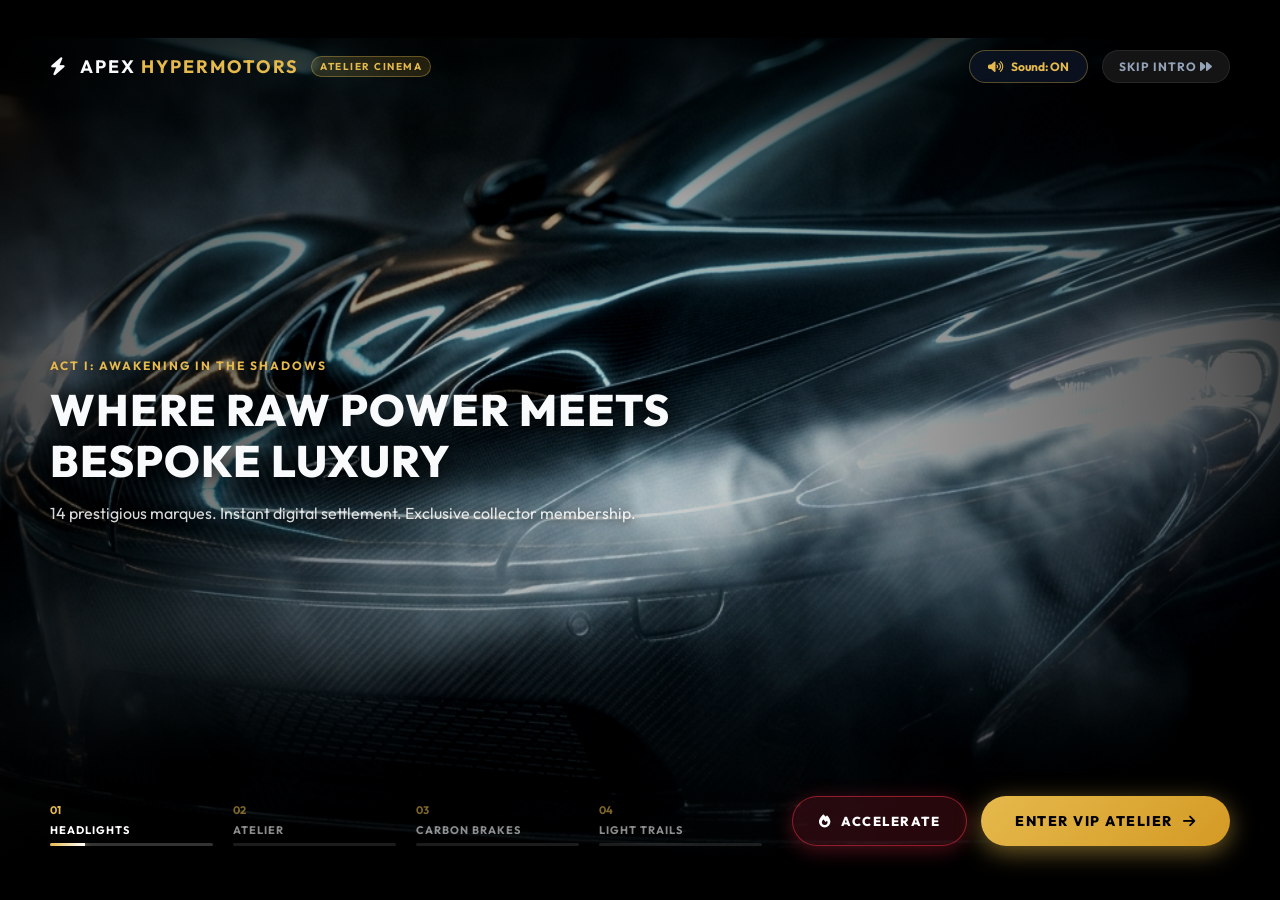
<file: index.html>
<!DOCTYPE html>
<html lang="en">
<head>
    <meta charset="UTF-8">
    <meta name="viewport" content="width=device-width, initial-scale=1.0">
    <title>Apex Hypermotors | VIP Member Portal</title>
    <meta name="description" content="Exclusive VIP member portal for Apex Hypermotors luxury supercar collection.">
    <link rel="preconnect" href="https://fonts.googleapis.com">
    <link rel="preconnect" href="https://fonts.gstatic.com" crossorigin>
    <link href="https://fonts.googleapis.com/css2?family=Outfit:wght@300;400;500;600;700&display=swap" rel="stylesheet">
    <!-- Font Awesome Icons -->
    <link rel="stylesheet" href="https://cdnjs.cloudflare.com/ajax/libs/font-awesome/6.4.2/css/all.min.css">
    <link rel="stylesheet" href="style.css">
</head>
<body class="login-body">
    <!-- CINEMATIC INTRO SCREEN (4 Shots) -->
    <div id="intro-screen" class="intro-screen">
        <!-- 4 Cinematic Shots with smooth Ken-Burns camera movement -->
        <div class="intro-slide-container">
            <div class="intro-slide active" id="intro-slide-0" data-caption="ACT I: AWAKENING IN THE SHADOWS" data-title="WHERE RAW POWER MEETS BESPOKE LUXURY">
                <video autoplay muted loop playsinline class="intro-slide-video" id="intro-video-0">
                    <source src="assets/kling_intro.mp4" type="video/mp4">
                </video>
                <img src="assets/shot1_headlights.jpg" alt="Headlights piercing smoke" class="intro-slide-fallback">
                <div class="shot-vignette"></div>
            </div>
            <div class="intro-slide" id="intro-slide-1" data-caption="ACT II: THE ATELIER MASTERPIECE" data-title="ENGINEERED BEYOND HUMAN LIMITS">
                <img src="assets/shot2_main.jpg" alt="Hypercar in underground garage">
                <div class="shot-vignette"></div>
            </div>
            <div class="intro-slide" id="intro-slide-2" data-caption="ACT III: BESPOKE CARBON ARCHITECTURE" data-title="PRECISION IN EVERY MILLIMETER">
                <div class="wheel-spin-wrapper">
                    <img src="assets/shot3_wheel.jpg" alt="Forged wheel and blue carbon caliper" class="wheel-img">
                    <div class="rotor-glow-ring"></div>
                </div>
                <div class="shot-vignette"></div>
            </div>
            <div class="intro-slide" id="intro-slide-3" data-caption="ACT IV: BEYOND THE HORIZON" data-title="PURE ADRENALINE UNLEASHED">
                <div class="driving-car-wrapper" id="driving-car-wrapper">
                    <img src="assets/shot4_taillights.jpg" alt="LED taillights accelerating in tunnel" class="driving-car-img" id="driving-car-img">
                    
                    <!-- Dynamic Speed Canvas (Light trails & tunnel motion) -->
                    <canvas id="driving-speed-canvas" class="driving-speed-canvas"></canvas>

                    <!-- Twin Exhaust Flames -->
                    <div class="exhaust-flame-system">
                        <div class="flame-plume flame-center"></div>
                    </div>

                    <!-- Digital Telemetry HUD -->
                    <div class="driving-telemetry-hud">
                        <div class="hud-top">
                            <span class="hud-tag"><i class="fas fa-gauge-simple-high text-gold me-1"></i> LAUNCH TELEMETRY</span>
                            <span class="hud-mode text-cyan">TRACK MODE • V10 HYBRID</span>
                        </div>
                        <div class="hud-speed-display">
                            <span class="hud-speed-val" id="hud-live-speed">324</span>
                            <span class="hud-speed-unit">KM/H</span>
                        </div>
                        <div class="hud-rpm-bar">
                            <div class="hud-rpm-fill" id="hud-rpm-fill"></div>
                        </div>
                        <div class="hud-gear">GEAR <span class="gold-text">7</span> • 8,950 RPM</div>
                    </div>
                </div>
                <div class="shot-vignette"></div>
            </div>
        </div>

        <!-- Cinema Letterbox Bars -->
        <div class="cinema-letterbox letterbox-top"></div>
        <div class="cinema-letterbox letterbox-bottom"></div>

        <!-- Header: Sound Toggle & Skip -->
        <div class="intro-top-bar">
            <div class="brand-crest">
                <i class="fas fa-bolt text-gold"></i>
                <span>APEX <span class="gold-text">HYPERMOTORS</span></span>
                <span class="intro-tag">ATELIER CINEMA</span>
            </div>
            <div class="intro-top-controls">
                <button type="button" id="intro-sound-toggle" class="intro-sound-btn" title="Toggle Cinematic Sound">
                    <i class="fas fa-volume-high" id="sound-icon"></i>
                    <span id="sound-text">Sound: ON</span>
                </button>
                <button type="button" id="intro-skip-btn" class="intro-skip-btn">
                    <span>SKIP INTRO</span>
                    <i class="fas fa-forward ms-1"></i>
                </button>
            </div>
        </div>

        <!-- Center Cinematic Title -->
        <div class="intro-center-info">
            <span class="shot-act-tag" id="intro-act-tag">ACT I: AWAKENING IN THE SHADOWS</span>
            <h1 class="intro-title" id="intro-main-title">WHERE RAW POWER MEETS BESPOKE LUXURY</h1>
            <p class="intro-tagline">14 prestigious marques. Instant digital settlement. Exclusive collector membership.</p>
        </div>

        <!-- Bottom Timeline and Enter CTA -->
        <div class="intro-bottom-bar">
            <div class="intro-timeline" id="intro-timeline">
                <div class="timeline-step active" data-step="0">
                    <span class="step-num">01</span>
                    <span class="step-name">HEADLIGHTS</span>
                    <div class="step-bar"><div class="step-fill" id="step-fill-0"></div></div>
                </div>
                <div class="timeline-step" data-step="1">
                    <span class="step-num">02</span>
                    <span class="step-name">ATELIER</span>
                    <div class="step-bar"><div class="step-fill" id="step-fill-1"></div></div>
                </div>
                <div class="timeline-step" data-step="2">
                    <span class="step-num">03</span>
                    <span class="step-name">CARBON BRAKES</span>
                    <div class="step-bar"><div class="step-fill" id="step-fill-2"></div></div>
                </div>
                <div class="timeline-step" data-step="3">
                    <span class="step-num">04</span>
                    <span class="step-name">LIGHT TRAILS</span>
                    <div class="step-bar"><div class="step-fill" id="step-fill-3"></div></div>
                </div>
            </div>

            <div class="intro-actions-group">
                <button type="button" id="intro-boost-btn" class="intro-boost-btn" title="Click or Hold to Accelerate to 340+ km/h">
                    <i class="fas fa-fire text-gold"></i>
                    <span id="boost-btn-text">ACCELERATE</span>
                </button>
                <button type="button" id="intro-enter-btn" class="intro-enter-btn">
                    <span>ENTER VIP ATELIER</span>
                    <i class="fas fa-arrow-right ms-2"></i>
                </button>
            </div>
        </div>
    </div>

    <!-- Background glowing ambient lights for Auth page -->
    <div class="background-blobs">
        <div class="blob blob-1"></div>
        <div class="blob blob-2"></div>
        <div class="blob blob-3"></div>
    </div>

    <!-- Toast Notification Container -->
    <div id="toast-container" class="toast-container"></div>

    <div class="login-container" id="login-container">
        <!-- Apex Header Badge -->
        <div class="brand-header">
            <div class="brand-badge">
                <i class="fas fa-bolt brand-icon"></i>
                <span class="brand-title">APEX <span class="gold-text">HYPERMOTORS</span></span>
            </div>
            <p class="brand-tagline">Elite Supercar Atelier & Private Collectors Club</p>
        </div>

        <div class="glass-card" id="auth-card">
            <!-- Login View -->
            <div id="login-view">
                <h2>VIP Member Login</h2>
                <p>Access your private garage and digital wallet.</p>
                <form id="login-form">
                    <div class="input-group">
                        <i class="fas fa-user input-icon"></i>
                        <input type="text" id="login-username" required autocomplete="off" placeholder=" ">
                        <label for="login-username">Username or Collector ID</label>
                    </div>
                    <div class="input-group">
                        <i class="fas fa-lock input-icon"></i>
                        <input type="password" id="login-password" required placeholder=" ">
                        <label for="login-password">Password</label>
                        <button type="button" class="pw-toggle-btn" data-target="login-password" aria-label="Toggle password">
                            <i class="far fa-eye"></i>
                        </button>
                    </div>
                    <button type="submit" class="btn-primary">
                        <span>Authenticate & Enter</span>
                        <i class="fas fa-arrow-right ms-2"></i>
                    </button>
                </form>
                <p class="toggle-text">New Collector? <span id="show-signup" class="toggle-link">Register VIP Membership</span></p>
            </div>

            <!-- Signup View -->
            <div id="signup-view" class="hidden">
                <h2>VIP Registration</h2>
                <p>Join the elite circle. Includes $999T App Pocket Money!</p>
                <form id="signup-form">
                    <div class="input-group">
                        <i class="fas fa-envelope input-icon"></i>
                        <input type="email" id="signup-email" required autocomplete="off" placeholder=" ">
                        <label for="signup-email">Official Email</label>
                    </div>
                    <div class="input-group">
                        <i class="fas fa-user-tag input-icon"></i>
                        <input type="text" id="signup-username" required autocomplete="off" placeholder=" ">
                        <label for="signup-username">Collector Username</label>
                    </div>
                    <div class="input-group">
                        <i class="fas fa-key input-icon"></i>
                        <input type="password" id="signup-password" required placeholder=" ">
                        <label for="signup-password">Security Password</label>
                        <button type="button" class="pw-toggle-btn" data-target="signup-password" aria-label="Toggle password">
                            <i class="far fa-eye"></i>
                        </button>
                    </div>
                    <div class="input-group">
                        <i class="fas fa-shield-alt input-icon"></i>
                        <input type="password" id="signup-confirm-password" required placeholder=" ">
                        <label for="signup-confirm-password">Confirm Password</label>
                        <button type="button" class="pw-toggle-btn" data-target="signup-confirm-password" aria-label="Toggle password">
                            <i class="far fa-eye"></i>
                        </button>
                    </div>
                    <button type="submit" class="btn-primary">
                        <span>Create VIP Account</span>
                        <i class="fas fa-gem ms-2"></i>
                    </button>
                </form>
                <p class="toggle-text">Already a Member? <span id="show-login" class="toggle-link">Sign In</span></p>
            </div>
        </div>

        <div class="login-footer">
            <button type="button" id="btn-replay-intro" class="btn-replay-intro">
                <i class="fas fa-clapperboard text-gold me-1"></i> Watch Cinematic Intro
            </button>
            <span><i class="fas fa-shield-halved text-gold"></i> 256-Bit Encrypted Atelier Access</span>
        </div>
    </div>

    <script src="app.js"></script>
</body>
</html>
</file>
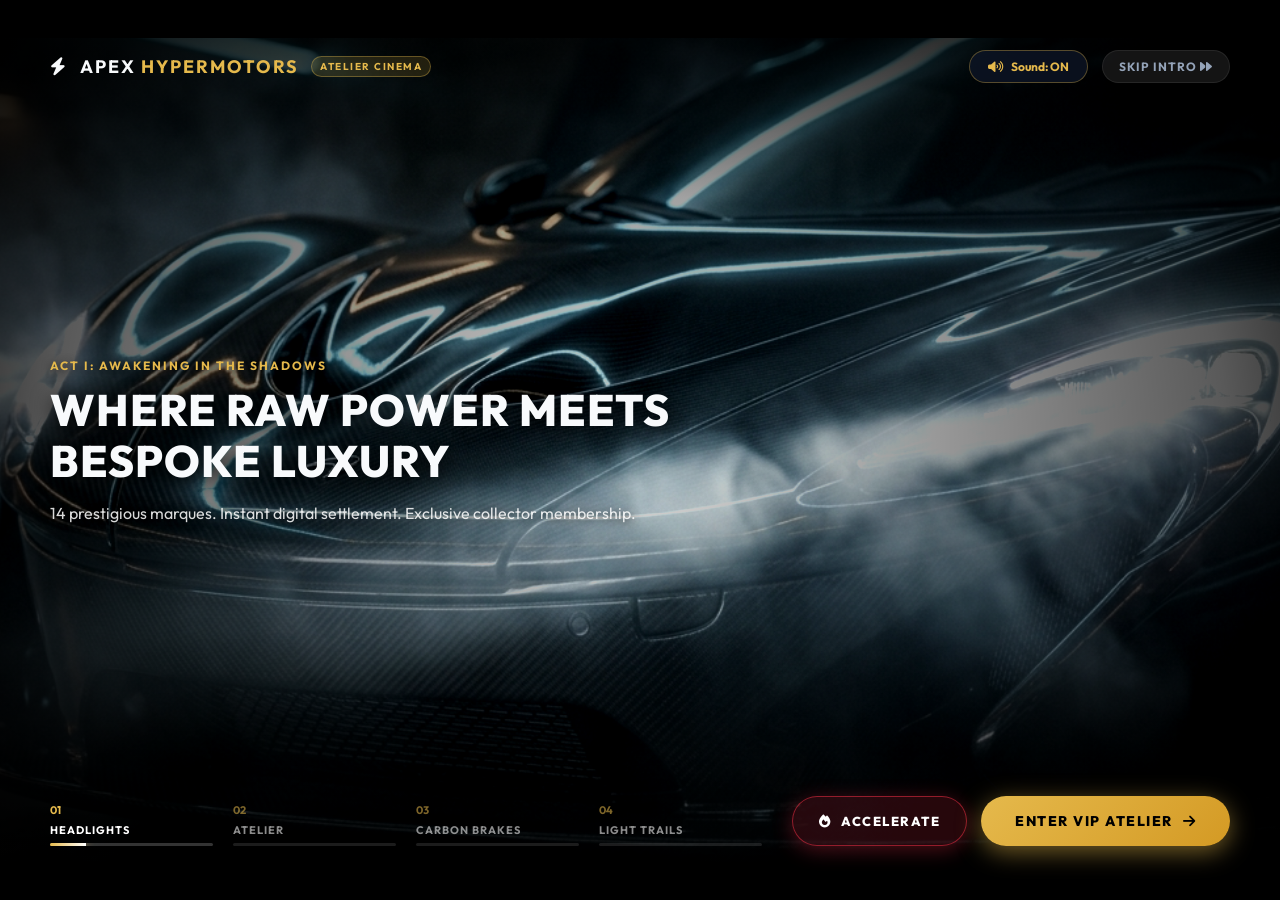
<file: home.html>
<!DOCTYPE html>
<html lang="en">
<head>
    <meta charset="UTF-8">
    <meta name="viewport" content="width=device-width, initial-scale=1.0">
    <title>VIP Atelier & Garage | Apex Hypermotors</title>
    <meta name="description" content="Exclusive VIP Dashboard, Supercar Showroom, and Private Garage for Apex Hypermotors collectors.">
    <link rel="preconnect" href="https://fonts.googleapis.com">
    <link rel="preconnect" href="https://fonts.gstatic.com" crossorigin>
    <link href="https://fonts.googleapis.com/css2?family=Outfit:wght@300;400;500;600;700&display=swap" rel="stylesheet">
    <!-- Font Awesome Icons -->
    <link rel="stylesheet" href="https://cdnjs.cloudflare.com/ajax/libs/font-awesome/6.4.2/css/all.min.css">
    <link rel="stylesheet" href="style.css">
</head>
<body class="home-body">
    <!-- Toast Notification Container -->
    <div id="toast-container" class="toast-container"></div>

    <!-- Background glowing ambient lights -->
    <div class="ambient-glow glow-top"></div>
    <div class="ambient-glow glow-bottom"></div>

    <!-- NAVIGATION BAR -->
    <nav class="glass-nav">
        <div class="nav-brand">
            <i class="fas fa-bolt brand-icon"></i>
            <span>APEX <span class="gold-text">HYPERMOTORS</span></span>
            <span class="vip-tag">VIP ATELIER</span>
        </div>

        <div class="nav-links">
            <button class="nav-tab-btn active" id="btn-tab-showroom">
                <i class="fas fa-car-side"></i>
                <span>Showroom</span>
            </button>
            <button class="nav-tab-btn" id="btn-tab-garage">
                <i class="fas fa-warehouse"></i>
                <span>My Garage</span>
                <span class="badge-count" id="nav-garage-count">0</span>
            </button>
        </div>

        <div class="nav-actions">
            <!-- Pocket Money Wallet Pill -->
            <div class="wallet-pill" title="Click to manage pocket money" id="wallet-pill-btn">
                <span class="wallet-pulse"></span>
                <i class="fas fa-wallet text-gold"></i>
                <span id="navbar-wallet-amount">$999,999,999,999,999</span>
            </div>

            <!-- User Profile Dropdown / Pill -->
            <div class="user-pill">
                <div class="user-avatar" id="user-avatar-initial">U</div>
                <div class="user-info">
                    <span class="user-name" id="user-display">User</span>
                    <span class="user-tier">Diamond Collector</span>
                </div>
            </div>

            <button id="logout-btn" class="btn-logout" title="Sign Out">
                <i class="fas fa-arrow-right-from-bracket"></i>
            </button>
        </div>
    </nav>

    <!-- MAIN DASHBOARD CONTENT -->
    <main class="dashboard-wrapper">
        <!-- VIP Metrics Header Banner -->
        <section class="vip-hero-banner glass-panel">
            <div class="hero-welcome">
                <div class="hero-badge">
                    <i class="fas fa-crown text-gold"></i>
                    <span>Official Member Atelier</span>
                </div>
                <h1>Welcome Back, <span class="gold-text" id="welcome-username">Collector</span></h1>
                <p>Curate your private fleet across all 14 elite marques. Instant digital settlement via App Pocket Money.</p>
            </div>

            <div class="hero-stats-grid">
                <div class="stat-card">
                    <div class="stat-icon"><i class="fas fa-coins text-gold"></i></div>
                    <div class="stat-data">
                        <span class="stat-label">Pocket Money</span>
                        <span class="stat-value text-gold" id="stat-wallet-balance">$999,999,999,999,999</span>
                    </div>
                    <button class="stat-action-btn" id="quick-deposit-btn" title="Add $100M fake money">+ $100M</button>
                </div>

                <div class="stat-card">
                    <div class="stat-icon"><i class="fas fa-gauge-high text-cyan"></i></div>
                    <div class="stat-data">
                        <span class="stat-label">Owned Vehicles</span>
                        <span class="stat-value" id="stat-garage-count">0</span>
                    </div>
                    <button class="stat-action-btn" id="view-garage-stat-btn">View Fleet</button>
                </div>

                <div class="stat-card">
                    <div class="stat-icon"><i class="fas fa-gem text-purple"></i></div>
                    <div class="stat-data">
                        <span class="stat-label">Fleet Net Value</span>
                        <span class="stat-value text-purple" id="stat-fleet-value">$0</span>
                    </div>
                </div>

                <div class="stat-card">
                    <div class="stat-icon"><i class="fas fa-award text-gold"></i></div>
                    <div class="stat-data">
                        <span class="stat-label">Marques Unlocked</span>
                        <span class="stat-value">14 / 14</span>
                    </div>
                </div>
            </div>
        </section>

        <!-- VIEW 1: SUPERCAR SHOWROOM -->
        <section id="view-showroom" class="view-section">
            <div class="section-header">
                <div>
                    <h2><i class="fas fa-fire-flame-curved text-gold"></i> Elite Showroom Collection</h2>
                    <p class="section-sub">Sorted by price (Highest to Lowest by default) across 14 prestigious marques.</p>
                </div>
                <div class="catalog-badge">
                    <span id="showing-count">14</span> Supercars Available
                </div>
            </div>

            <!-- Brand Filter Pills -->
            <div class="brand-filters-scroll" id="brand-pills-container">
                <!-- Injected via JavaScript -->
            </div>

            <!-- Controls: Search, Sort, Price Slider -->
            <div class="controls-toolbar glass-panel">
                <div class="search-box">
                    <i class="fas fa-search search-icon"></i>
                    <input type="text" id="car-search-input" placeholder="Search by model, engine, or marque...">
                </div>

                <div class="filter-controls">
                    <div class="sort-select-wrapper">
                        <label for="car-sort-select"><i class="fas fa-arrow-down-wide-short"></i> Sort:</label>
                        <select id="car-sort-select">
                            <option value="price-desc" selected>Price: Highest to Lowest</option>
                            <option value="price-asc">Price: Lowest to Highest</option>
                            <option value="hp-desc">Horsepower: Highest First</option>
                            <option value="speed-desc">Top Speed: Fastest First</option>
                        </select>
                    </div>

                    <div class="price-slider-group">
                        <label for="price-range-slider">Max: <span class="gold-text" id="price-slider-label">$5,000,000</span></label>
                        <input type="range" id="price-range-slider" min="200000" max="5000000" step="100000" value="5000000">
                    </div>
                </div>
            </div>

            <!-- Supercars Grid -->
            <div class="supercars-grid" id="supercars-grid">
                <!-- Rendered dynamically via JavaScript -->
            </div>
        </section>

        <!-- VIEW 2: MY PRIVATE GARAGE -->
        <section id="view-garage" class="view-section hidden">
            <div class="section-header">
                <div>
                    <h2><i class="fas fa-warehouse text-gold"></i> My Private Hypercar Garage</h2>
                    <p class="section-sub">Your personal collection acquired via your digital account.</p>
                </div>
                <button class="btn-primary-sm" id="garage-go-showroom-btn">
                    <i class="fas fa-plus"></i> Acquire New Supercar
                </button>
            </div>

            <div id="garage-grid" class="garage-grid">
                <!-- Injected via JavaScript -->
            </div>

            <!-- Empty Garage Placeholder -->
            <div id="empty-garage-state" class="empty-garage-card glass-panel hidden">
                <div class="empty-icon"><i class="fas fa-car-tunnel"></i></div>
                <h3>Your Garage is Currently Empty</h3>
                <p>You have not acquired any vehicles yet. Explore our 14-marque showroom and acquire your dream hypercar with your $999T digital pocket money!</p>
                <button class="btn-primary" id="btn-empty-browse-showroom">
                    <i class="fas fa-compass me-2"></i> Browse Showroom Now
                </button>
            </div>
        </section>
    </main>

    <!-- ATELIER ORDER / CONFIGURE MODAL -->
    <div id="atelier-modal" class="modal-overlay hidden">
        <div class="modal-card glass-panel">
            <button class="modal-close-btn" id="modal-close-btn">&times;</button>
            
            <div class="modal-layout">
                <!-- Vehicle Preview Left -->
                <div class="modal-preview-side">
                    <div class="modal-img-container">
                        <img id="modal-car-img" src="" alt="Supercar">
                        <span class="modal-badge" id="modal-car-badge">Flagship</span>
                    </div>

                    <div class="modal-specs-row">
                        <div class="spec-pill">
                            <span class="label">Top Speed</span>
                            <span class="val" id="modal-spec-speed">340 km/h</span>
                        </div>
                        <div class="spec-pill">
                            <span class="label">0-100 km/h</span>
                            <span class="val" id="modal-spec-acc">2.5s</span>
                        </div>
                        <div class="spec-pill">
                            <span class="label">Power</span>
                            <span class="val" id="modal-spec-hp">986 HP</span>
                        </div>
                    </div>
                </div>

                <!-- Customizer Right -->
                <div class="modal-config-side">
                    <div class="modal-header-info">
                        <span class="marque-tag" id="modal-car-brand">FERRARI</span>
                        <h2 id="modal-car-name">Ferrari SF90 Stradale</h2>
                        <div class="modal-price gold-text" id="modal-car-price">$3,850,000</div>
                    </div>

                    <!-- Exterior Coachwork Color Picker -->
                    <div class="config-section">
                        <label class="config-label">
                            <span>Bespoke Exterior Coachwork:</span>
                            <span class="active-color-name" id="modal-selected-color-name">Rosso Corsa Red</span>
                        </label>
                        <div class="swatches-container" id="modal-swatches">
                            <!-- Injected dynamically -->
                        </div>
                    </div>

                    <!-- Payment Summary Box -->
                    <div class="checkout-summary-box">
                        <div class="summary-line">
                            <span>Vehicle MSRP</span>
                            <span id="summary-msrp">$3,850,000</span>
                        </div>
                        <div class="summary-line">
                            <span>VIP Import & Tax</span>
                            <span class="text-success">$0 (Complimentary VIP)</span>
                        </div>
                        <div class="summary-line total-line">
                            <span>Total Settlement</span>
                            <span class="gold-text" id="summary-total">$3,850,000</span>
                        </div>
                        <div class="summary-balance-check">
                            <span>Your Available Wallet:</span>
                            <span class="text-cyan" id="modal-user-wallet">$999,999,999,999,999</span>
                        </div>
                    </div>

                    <!-- Action Buttons -->
                    <div class="modal-actions">
                        <button class="btn-primary" id="btn-confirm-purchase">
                            <i class="fas fa-check-double me-2"></i> Confirm Acquisition & Add to Garage
                        </button>
                        <button class="btn-secondary" id="btn-cancel-modal">Cancel</button>
                    </div>
                </div>
            </div>
        </div>
    </div>

    <!-- SPECS INSPECTION MODAL (For garage cars) -->
    <div id="specs-modal" class="modal-overlay hidden">
        <div class="modal-card modal-card-sm glass-panel">
            <button class="modal-close-btn" id="specs-modal-close">&times;</button>
            <div class="specs-modal-content">
                <img id="specs-modal-img" src="" alt="Car">
                <h3 id="specs-modal-name">Vehicle Specs</h3>
                <p class="text-gold" id="specs-modal-brand"></p>
                <div class="specs-details-list" id="specs-details-list"></div>
                <button class="btn-primary" id="specs-modal-rev-btn">
                    <i class="fas fa-volume-high me-2"></i> Rev Engine (Audio)
                </button>
            </div>
        </div>
    </div>

    <script src="app.js"></script>
</body>
</html>
</file>
<file: style.css>
:root {
    --bg-color: #070b14;
    --card-bg: rgba(15, 23, 42, 0.7);
    --glass-bg: rgba(18, 26, 44, 0.6);
    --glass-border: rgba(255, 255, 255, 0.08);
    --glass-border-gold: rgba(229, 185, 76, 0.35);
    --glass-shadow: 0 12px 40px 0 rgba(0, 0, 0, 0.55);
    
    --text-primary: #f8fafc;
    --text-secondary: #94a3b8;
    --text-muted: #64748b;
    
    --accent-gold: #e5b94c;
    --accent-gold-hover: #f3cc68;
    --accent-gold-glow: rgba(229, 185, 76, 0.25);
    --accent-crimson: #ff334b;
    --accent-cyan: #38bdf8;
    --accent-purple: #c084fc;
    --accent-emerald: #10b981;
}

* {
    margin: 0;
    padding: 0;
    box-sizing: border-box;
}

body {
    font-family: 'Outfit', sans-serif;
    background-color: var(--bg-color);
    color: var(--text-primary);
    min-height: 100vh;
    overflow-x: hidden;
    position: relative;
}

/* Helpers */
.gold-text { color: var(--accent-gold) !important; }
.text-cyan { color: var(--accent-cyan) !important; }
.text-purple { color: var(--accent-purple) !important; }
.text-success { color: var(--accent-emerald) !important; }
.hidden { display: none !important; }

/* Background Ambient Lighting */
.background-blobs {
    position: fixed;
    width: 100%;
    height: 100%;
    overflow: hidden;
    z-index: 0;
    pointer-events: none;
}

.blob {
    position: absolute;
    border-radius: 50%;
    filter: blur(90px);
    opacity: 0.45;
    animation: float 14s infinite alternate ease-in-out;
}

.blob-1 {
    width: 450px;
    height: 450px;
    background: #d97706;
    top: -120px;
    left: -120px;
}

.blob-2 {
    width: 400px;
    height: 400px;
    background: #e11d48;
    bottom: -100px;
    right: -100px;
    animation-delay: 3s;
}

.blob-3 {
    width: 320px;
    height: 320px;
    background: #4f46e5;
    top: 40%;
    left: 45%;
    animation-delay: 6s;
    opacity: 0.25;
}

@keyframes float {
    0% { transform: translate(0, 0) scale(1); }
    100% { transform: translate(60px, 40px) scale(1.08); }
}

.ambient-glow {
    position: fixed;
    border-radius: 50%;
    filter: blur(120px);
    pointer-events: none;
    z-index: 0;
}

.glow-top {
    top: -150px;
    left: 50%;
    transform: translateX(-50%);
    width: 600px;
    height: 300px;
    background: rgba(229, 185, 76, 0.15);
}

.glow-bottom {
    bottom: -150px;
    right: 10%;
    width: 500px;
    height: 300px;
    background: rgba(255, 51, 75, 0.12);
}

/* Glassmorphism Generic Panel */
.glass-panel {
    background: var(--glass-bg);
    backdrop-filter: blur(18px);
    -webkit-backdrop-filter: blur(18px);
    border: 1px solid var(--glass-border);
    border-radius: 20px;
    box-shadow: var(--glass-shadow);
    position: relative;
    z-index: 1;
}

/* ========================================================
   1. AUTHENTICATION & LOGIN (index.html)
   ======================================================== */
.login-body {
    display: flex;
    justify-content: center;
    align-items: center;
    min-height: 100vh;
    padding: 24px;
}

.login-container {
    z-index: 2;
    width: 100%;
    max-width: 460px;
    animation: fadeIn 0.8s ease-out;
}

.brand-header {
    text-align: center;
    margin-bottom: 24px;
}

.brand-badge {
    display: inline-flex;
    align-items: center;
    gap: 10px;
    padding: 10px 22px;
    background: rgba(255, 255, 255, 0.04);
    border: 1px solid var(--glass-border-gold);
    border-radius: 40px;
    box-shadow: 0 4px 20px rgba(0, 0, 0, 0.4);
    margin-bottom: 12px;
}

.brand-badge .brand-icon {
    font-size: 20px;
    color: var(--accent-gold);
    filter: drop-shadow(0 0 8px var(--accent-gold));
}

.brand-title {
    font-size: 20px;
    font-weight: 700;
    letter-spacing: 2px;
}

.brand-tagline {
    font-size: 13px;
    color: var(--text-secondary);
    letter-spacing: 0.5px;
}

.glass-card {
    background: rgba(14, 20, 36, 0.75);
    backdrop-filter: blur(20px);
    -webkit-backdrop-filter: blur(20px);
    border: 1px solid var(--glass-border);
    border-radius: 24px;
    padding: 38px 34px;
    box-shadow: var(--glass-shadow);
    text-align: center;
    transition: border-color 0.3s ease;
}

.glass-card:hover {
    border-color: rgba(229, 185, 76, 0.2);
}

.glass-card h2 {
    font-size: 26px;
    font-weight: 600;
    margin-bottom: 8px;
    letter-spacing: -0.5px;
}

.glass-card p {
    color: var(--text-secondary);
    font-size: 14px;
    margin-bottom: 26px;
}

/* Form Controls */
.input-group {
    position: relative;
    margin-bottom: 20px;
    text-align: left;
}

.input-icon {
    position: absolute;
    left: 16px;
    top: 50%;
    transform: translateY(-50%);
    color: var(--text-muted);
    font-size: 14px;
    transition: color 0.3s ease;
    z-index: 1;
}

.input-group input {
    width: 100%;
    padding: 16px 44px 16px 42px;
    background: rgba(255, 255, 255, 0.04);
    border: 1px solid var(--glass-border);
    border-radius: 12px;
    outline: none;
    color: var(--text-primary);
    font-size: 15px;
    font-family: inherit;
    transition: all 0.3s ease;
}

.input-group input:focus {
    border-color: var(--accent-gold);
    background: rgba(255, 255, 255, 0.07);
    box-shadow: 0 0 0 3px rgba(229, 185, 76, 0.15);
}

.input-group input:focus ~ .input-icon {
    color: var(--accent-gold);
}

.input-group label {
    position: absolute;
    left: 42px;
    top: 50%;
    transform: translateY(-50%);
    color: var(--text-secondary);
    pointer-events: none;
    transition: all 0.25s ease;
    font-size: 14px;
}

.input-group input:focus ~ label,
.input-group input:not(:placeholder-shown) ~ label {
    top: -10px;
    left: 14px;
    font-size: 11px;
    font-weight: 600;
    color: var(--accent-gold);
    background: #0d1322;
    padding: 0 6px;
    border-radius: 4px;
    border: 1px solid rgba(229, 185, 76, 0.3);
}

.pw-toggle-btn {
    position: absolute;
    right: 14px;
    top: 50%;
    transform: translateY(-50%);
    background: transparent;
    border: none;
    color: var(--text-muted);
    cursor: pointer;
    font-size: 15px;
    padding: 6px;
    transition: color 0.2s ease;
}

.pw-toggle-btn:hover {
    color: var(--text-primary);
}

/* Primary Button */
.btn-primary {
    width: 100%;
    padding: 15px 24px;
    background: linear-gradient(135deg, #e5b94c 0%, #d49a24 100%);
    color: #000;
    border: none;
    border-radius: 12px;
    font-size: 15px;
    font-weight: 700;
    letter-spacing: 0.5px;
    cursor: pointer;
    font-family: inherit;
    display: inline-flex;
    justify-content: center;
    align-items: center;
    transition: all 0.3s cubic-bezier(0.4, 0, 0.2, 1);
    box-shadow: 0 6px 20px rgba(229, 185, 76, 0.35);
}

.btn-primary:hover {
    transform: translateY(-2px);
    box-shadow: 0 8px 25px rgba(229, 185, 76, 0.5);
    background: linear-gradient(135deg, #f3cc68 0%, #e5b94c 100%);
}

.btn-primary:active {
    transform: translateY(0);
}

.btn-primary-sm {
    padding: 10px 18px;
    background: linear-gradient(135deg, #e5b94c 0%, #d49a24 100%);
    color: #000;
    border: none;
    border-radius: 10px;
    font-size: 13px;
    font-weight: 700;
    cursor: pointer;
    font-family: inherit;
    display: inline-flex;
    align-items: center;
    gap: 8px;
    transition: all 0.25s ease;
}

.btn-primary-sm:hover {
    transform: translateY(-1px);
    box-shadow: 0 4px 15px rgba(229, 185, 76, 0.4);
}

.btn-secondary {
    padding: 14px 22px;
    background: rgba(255, 255, 255, 0.06);
    color: var(--text-primary);
    border: 1px solid var(--glass-border);
    border-radius: 12px;
    font-size: 14px;
    font-weight: 600;
    cursor: pointer;
    font-family: inherit;
    transition: all 0.25s ease;
}

.btn-secondary:hover {
    background: rgba(255, 255, 255, 0.12);
    border-color: rgba(255, 255, 255, 0.2);
}

.toggle-text {
    margin-top: 22px;
    font-size: 14px;
    color: var(--text-secondary);
}

.toggle-link {
    color: var(--accent-gold);
    cursor: pointer;
    font-weight: 600;
    transition: color 0.2s ease;
}

.toggle-link:hover {
    color: var(--accent-gold-hover);
    text-decoration: underline;
}

.login-footer {
    text-align: center;
    margin-top: 20px;
    font-size: 12px;
    color: var(--text-muted);
}

/* ========================================================
   2. VIP DASHBOARD & NAVIGATION (home.html)
   ======================================================== */
.home-body {
    display: flex;
    flex-direction: column;
    min-height: 100vh;
}

.glass-nav {
    display: flex;
    justify-content: space-between;
    align-items: center;
    padding: 16px 36px;
    background: rgba(7, 11, 20, 0.85);
    backdrop-filter: blur(16px);
    -webkit-backdrop-filter: blur(16px);
    border-bottom: 1px solid var(--glass-border);
    position: sticky;
    top: 0;
    z-index: 100;
}

.nav-brand {
    display: flex;
    align-items: center;
    gap: 10px;
    font-size: 20px;
    font-weight: 700;
    letter-spacing: 1.5px;
}

.nav-brand .brand-icon {
    font-size: 20px;
    color: var(--accent-gold);
    filter: drop-shadow(0 0 10px var(--accent-gold));
}

.vip-tag {
    font-size: 10px;
    padding: 3px 8px;
    background: rgba(229, 185, 76, 0.15);
    color: var(--accent-gold);
    border: 1px solid var(--glass-border-gold);
    border-radius: 20px;
    font-weight: 700;
    letter-spacing: 1px;
}

.nav-links {
    display: flex;
    gap: 8px;
}

.nav-tab-btn {
    display: inline-flex;
    align-items: center;
    gap: 8px;
    padding: 10px 20px;
    background: transparent;
    border: 1px solid transparent;
    color: var(--text-secondary);
    border-radius: 30px;
    font-family: inherit;
    font-size: 14px;
    font-weight: 600;
    cursor: pointer;
    transition: all 0.25s ease;
}

.nav-tab-btn:hover {
    color: var(--text-primary);
    background: rgba(255, 255, 255, 0.05);
}

.nav-tab-btn.active {
    background: rgba(229, 185, 76, 0.12);
    color: var(--accent-gold);
    border-color: var(--glass-border-gold);
}

.badge-count {
    padding: 2px 7px;
    background: var(--accent-crimson);
    color: white;
    font-size: 11px;
    font-weight: 700;
    border-radius: 12px;
}

.nav-actions {
    display: flex;
    align-items: center;
    gap: 16px;
}

.wallet-pill {
    display: inline-flex;
    align-items: center;
    gap: 9px;
    padding: 8px 18px;
    background: rgba(229, 185, 76, 0.1);
    border: 1px solid var(--glass-border-gold);
    border-radius: 30px;
    font-size: 13px;
    font-weight: 700;
    color: var(--accent-gold);
    cursor: pointer;
    position: relative;
    transition: all 0.25s ease;
}

.wallet-pill:hover {
    background: rgba(229, 185, 76, 0.18);
    transform: translateY(-1px);
    box-shadow: 0 4px 15px var(--accent-gold-glow);
}

.wallet-pulse {
    width: 7px;
    height: 7px;
    background: var(--accent-emerald);
    border-radius: 50%;
    box-shadow: 0 0 8px var(--accent-emerald);
    animation: pulse 2s infinite;
}

@keyframes pulse {
    0% { transform: scale(0.95); opacity: 0.8; }
    50% { transform: scale(1.3); opacity: 1; }
    100% { transform: scale(0.95); opacity: 0.8; }
}

.user-pill {
    display: flex;
    align-items: center;
    gap: 10px;
    padding: 6px 14px 6px 8px;
    background: rgba(255, 255, 255, 0.04);
    border: 1px solid var(--glass-border);
    border-radius: 30px;
}

.user-avatar {
    width: 32px;
    height: 32px;
    background: linear-gradient(135deg, #e5b94c 0%, #ff334b 100%);
    color: #000;
    font-weight: 800;
    display: flex;
    align-items: center;
    justify-content: center;
    border-radius: 50%;
    font-size: 14px;
}

.user-info {
    display: flex;
    flex-direction: column;
}

.user-name {
    font-size: 13px;
    font-weight: 600;
    color: var(--text-primary);
    line-height: 1.2;
}

.user-tier {
    font-size: 10px;
    color: var(--accent-gold);
    font-weight: 500;
}

.btn-logout {
    background: rgba(255, 255, 255, 0.05);
    border: 1px solid var(--glass-border);
    color: var(--text-secondary);
    border-radius: 50%;
    width: 38px;
    height: 38px;
    display: flex;
    align-items: center;
    justify-content: center;
    cursor: pointer;
    transition: all 0.25s ease;
}

.btn-logout:hover {
    background: rgba(255, 51, 75, 0.15);
    color: var(--accent-crimson);
    border-color: rgba(255, 51, 75, 0.3);
}

/* ========================================================
   3. DASHBOARD MAIN & HERO BANNER
   ======================================================== */
.dashboard-wrapper {
    max-width: 1360px;
    width: 100%;
    margin: 0 auto;
    padding: 30px 24px 80px 24px;
    z-index: 1;
}

.vip-hero-banner {
    padding: 36px 40px;
    margin-bottom: 36px;
    border-radius: 24px;
    display: grid;
    grid-template-columns: 1.3fr 2fr;
    gap: 32px;
    align-items: center;
    border: 1px solid var(--glass-border-gold);
    background: linear-gradient(145deg, rgba(17, 24, 39, 0.75) 0%, rgba(9, 14, 26, 0.85) 100%);
}

.hero-welcome .hero-badge {
    display: inline-flex;
    align-items: center;
    gap: 8px;
    padding: 5px 14px;
    background: rgba(229, 185, 76, 0.12);
    border-radius: 20px;
    font-size: 11px;
    font-weight: 700;
    color: var(--accent-gold);
    letter-spacing: 1px;
    margin-bottom: 12px;
}

.hero-welcome h1 {
    font-size: 32px;
    font-weight: 700;
    margin-bottom: 8px;
}

.hero-welcome p {
    font-size: 14px;
    color: var(--text-secondary);
    line-height: 1.5;
}

.hero-stats-grid {
    display: grid;
    grid-template-columns: repeat(2, 1fr);
    gap: 16px;
}

.stat-card {
    background: rgba(255, 255, 255, 0.03);
    border: 1px solid var(--glass-border);
    border-radius: 16px;
    padding: 16px 20px;
    display: flex;
    align-items: center;
    gap: 14px;
    position: relative;
    transition: all 0.25s ease;
}

.stat-card:hover {
    border-color: rgba(255, 255, 255, 0.15);
    background: rgba(255, 255, 255, 0.05);
}

.stat-icon {
    width: 44px;
    height: 44px;
    background: rgba(255, 255, 255, 0.05);
    border-radius: 12px;
    display: flex;
    align-items: center;
    justify-content: center;
    font-size: 20px;
    flex-shrink: 0;
}

.stat-data {
    display: flex;
    flex-direction: column;
}

.stat-label {
    font-size: 11px;
    color: var(--text-muted);
    text-transform: uppercase;
    letter-spacing: 0.5px;
    font-weight: 600;
}

.stat-value {
    font-size: 18px;
    font-weight: 700;
    letter-spacing: -0.5px;
}

.stat-action-btn {
    position: absolute;
    right: 14px;
    top: 50%;
    transform: translateY(-50%);
    padding: 6px 12px;
    background: rgba(229, 185, 76, 0.15);
    border: 1px solid var(--glass-border-gold);
    color: var(--accent-gold);
    border-radius: 8px;
    font-size: 11px;
    font-weight: 700;
    cursor: pointer;
    transition: all 0.2s ease;
}

.stat-action-btn:hover {
    background: var(--accent-gold);
    color: #000;
}

/* ========================================================
   4. SHOWROOM & CONTROLS TOOLBAR
   ======================================================== */
.view-section {
    animation: fadeIn 0.4s ease-out;
}

.section-header {
    display: flex;
    justify-content: space-between;
    align-items: flex-end;
    margin-bottom: 24px;
}

.section-header h2 {
    font-size: 26px;
    font-weight: 700;
    display: flex;
    align-items: center;
    gap: 10px;
}

.section-sub {
    font-size: 14px;
    color: var(--text-secondary);
    margin-top: 4px;
}

.catalog-badge {
    padding: 8px 16px;
    background: rgba(255, 255, 255, 0.04);
    border: 1px solid var(--glass-border);
    border-radius: 20px;
    font-size: 13px;
    font-weight: 600;
    color: var(--text-secondary);
}

/* Brand Filter Pills Bar */
.brand-filters-scroll {
    display: flex;
    gap: 10px;
    overflow-x: auto;
    padding-bottom: 14px;
    margin-bottom: 20px;
    scrollbar-width: thin;
    scrollbar-color: rgba(229, 185, 76, 0.3) transparent;
}

.brand-filters-scroll::-webkit-scrollbar {
    height: 6px;
}

.brand-filters-scroll::-webkit-scrollbar-thumb {
    background: rgba(229, 185, 76, 0.2);
    border-radius: 10px;
}

.brand-pill {
    padding: 10px 20px;
    background: rgba(255, 255, 255, 0.04);
    border: 1px solid var(--glass-border);
    border-radius: 30px;
    font-size: 13px;
    font-weight: 600;
    color: var(--text-secondary);
    cursor: pointer;
    white-space: nowrap;
    transition: all 0.2s ease;
}

.brand-pill:hover {
    color: var(--text-primary);
    border-color: rgba(255, 255, 255, 0.2);
    background: rgba(255, 255, 255, 0.07);
}

.brand-pill.active {
    background: linear-gradient(135deg, rgba(229, 185, 76, 0.2) 0%, rgba(212, 154, 36, 0.2) 100%);
    color: var(--accent-gold);
    border-color: var(--accent-gold);
    box-shadow: 0 4px 15px rgba(229, 185, 76, 0.2);
}

/* Controls Toolbar */
.controls-toolbar {
    display: flex;
    justify-content: space-between;
    align-items: center;
    padding: 16px 24px;
    margin-bottom: 30px;
    gap: 20px;
}

.search-box {
    position: relative;
    flex: 1;
    max-width: 440px;
}

.search-box .search-icon {
    position: absolute;
    left: 16px;
    top: 50%;
    transform: translateY(-50%);
    color: var(--text-muted);
}

.search-box input {
    width: 100%;
    padding: 12px 18px 12px 42px;
    background: rgba(255, 255, 255, 0.04);
    border: 1px solid var(--glass-border);
    border-radius: 12px;
    color: var(--text-primary);
    font-family: inherit;
    font-size: 14px;
    outline: none;
    transition: all 0.25s ease;
}

.search-box input:focus {
    border-color: var(--accent-gold);
    background: rgba(255, 255, 255, 0.07);
}

.filter-controls {
    display: flex;
    align-items: center;
    gap: 24px;
}

.sort-select-wrapper {
    display: flex;
    align-items: center;
    gap: 10px;
    font-size: 13px;
    color: var(--text-secondary);
}

.sort-select-wrapper select {
    background: #0d1322;
    border: 1px solid var(--glass-border);
    color: var(--text-primary);
    padding: 10px 16px;
    border-radius: 10px;
    font-family: inherit;
    font-size: 13px;
    outline: none;
    cursor: pointer;
}

.sort-select-wrapper select:focus {
    border-color: var(--accent-gold);
}

.price-slider-group {
    display: flex;
    flex-direction: column;
    gap: 4px;
    min-width: 180px;
}

.price-slider-group label {
    font-size: 12px;
    color: var(--text-secondary);
    display: flex;
    justify-content: space-between;
}

.price-slider-group input[type="range"] {
    accent-color: var(--accent-gold);
    cursor: pointer;
}

/* ========================================================
   5. SUPERCARS GRID & CAR CARDS
   ======================================================== */
.supercars-grid {
    display: grid;
    grid-template-columns: repeat(auto-fill, minmax(380px, 1fr));
    gap: 28px;
}

.car-card {
    background: rgba(14, 21, 37, 0.65);
    backdrop-filter: blur(16px);
    -webkit-backdrop-filter: blur(16px);
    border: 1px solid var(--glass-border);
    border-radius: 22px;
    overflow: hidden;
    display: flex;
    flex-direction: column;
    box-shadow: 0 10px 30px rgba(0, 0, 0, 0.4);
    transition: all 0.35s cubic-bezier(0.4, 0, 0.2, 1);
    position: relative;
}

.car-card:hover {
    transform: translateY(-6px);
    border-color: rgba(229, 185, 76, 0.3);
    box-shadow: 0 18px 40px rgba(0, 0, 0, 0.6), 0 0 20px rgba(229, 185, 76, 0.15);
}

.card-media {
    position: relative;
    width: 100%;
    height: 220px;
    overflow: hidden;
    background: #000;
}

.card-media img {
    width: 100%;
    height: 100%;
    object-fit: cover;
    transition: transform 0.6s cubic-bezier(0.4, 0, 0.2, 1);
}

.car-card:hover .card-media img {
    transform: scale(1.08);
}

.card-badge {
    position: absolute;
    top: 14px;
    left: 14px;
    padding: 5px 12px;
    background: rgba(7, 11, 20, 0.85);
    backdrop-filter: blur(8px);
    border: 1px solid var(--glass-border-gold);
    color: var(--accent-gold);
    font-size: 11px;
    font-weight: 700;
    border-radius: 20px;
    letter-spacing: 0.5px;
}

.card-marque-pill {
    position: absolute;
    bottom: 14px;
    right: 14px;
    padding: 4px 10px;
    background: rgba(0, 0, 0, 0.7);
    color: #fff;
    font-size: 11px;
    font-weight: 600;
    border-radius: 8px;
    backdrop-filter: blur(6px);
}

.card-body {
    padding: 24px;
    display: flex;
    flex-direction: column;
    flex: 1;
}

.card-header-row {
    margin-bottom: 12px;
}

.card-marque {
    font-size: 12px;
    font-weight: 700;
    color: var(--accent-gold);
    text-transform: uppercase;
    letter-spacing: 1px;
}

.card-title {
    font-size: 20px;
    font-weight: 700;
    margin-top: 4px;
    line-height: 1.3;
}

.card-desc {
    font-size: 13px;
    color: var(--text-secondary);
    line-height: 1.5;
    margin-bottom: 18px;
    display: -webkit-box;
    -webkit-line-clamp: 2;
    -webkit-box-orient: vertical;
    overflow: hidden;
}

.card-specs-bar {
    display: grid;
    grid-template-columns: repeat(3, 1fr);
    gap: 10px;
    padding: 12px 14px;
    background: rgba(255, 255, 255, 0.03);
    border: 1px solid var(--glass-border);
    border-radius: 12px;
    margin-bottom: 20px;
}

.spec-item {
    display: flex;
    flex-direction: column;
    text-align: center;
}

.spec-key {
    font-size: 10px;
    color: var(--text-muted);
    text-transform: uppercase;
    font-weight: 600;
}

.spec-val {
    font-size: 13px;
    font-weight: 700;
    color: var(--text-primary);
    margin-top: 2px;
}

.card-footer {
    display: flex;
    justify-content: space-between;
    align-items: center;
    margin-top: auto;
    padding-top: 16px;
    border-top: 1px solid var(--glass-border);
}

.card-price-group {
    display: flex;
    flex-direction: column;
}

.price-sub {
    font-size: 10px;
    color: var(--text-muted);
    text-transform: uppercase;
    font-weight: 600;
}

.price-main {
    font-size: 20px;
    font-weight: 800;
    color: var(--accent-gold);
}

.btn-order-atelier {
    padding: 11px 20px;
    background: linear-gradient(135deg, #e5b94c 0%, #d49a24 100%);
    color: #000;
    border: none;
    border-radius: 10px;
    font-size: 13px;
    font-weight: 700;
    cursor: pointer;
    font-family: inherit;
    display: inline-flex;
    align-items: center;
    gap: 8px;
    transition: all 0.25s ease;
}

.btn-order-atelier:hover {
    transform: translateY(-2px);
    box-shadow: 0 4px 15px rgba(229, 185, 76, 0.4);
}

/* ========================================================
   6. MY PRIVATE GARAGE VIEW
   ======================================================== */
.garage-grid {
    display: grid;
    grid-template-columns: repeat(auto-fill, minmax(380px, 1fr));
    gap: 28px;
}

.garage-card {
    background: rgba(14, 21, 37, 0.7);
    border: 1px solid var(--glass-border-gold);
    border-radius: 22px;
    overflow: hidden;
    box-shadow: 0 10px 30px rgba(0, 0, 0, 0.4);
    transition: all 0.3s ease;
}

.garage-card:hover {
    border-color: var(--accent-gold);
    transform: translateY(-4px);
}

.garage-media {
    position: relative;
    width: 100%;
    height: 200px;
}

.garage-media img {
    width: 100%;
    height: 100%;
    object-fit: cover;
}

.garage-order-badge {
    position: absolute;
    top: 14px;
    left: 14px;
    padding: 5px 12px;
    background: rgba(0, 0, 0, 0.8);
    backdrop-filter: blur(6px);
    border: 1px solid var(--glass-border);
    color: var(--accent-cyan);
    font-size: 11px;
    font-weight: 700;
    border-radius: 20px;
}

.garage-body {
    padding: 22px;
}

.color-badge-pill {
    display: inline-flex;
    align-items: center;
    gap: 8px;
    padding: 5px 12px;
    background: rgba(255, 255, 255, 0.05);
    border: 1px solid var(--glass-border);
    border-radius: 20px;
    font-size: 12px;
    font-weight: 600;
    margin-bottom: 14px;
}

.color-dot {
    width: 12px;
    height: 12px;
    border-radius: 50%;
    border: 1px solid rgba(255, 255, 255, 0.4);
}

.garage-actions-row {
    display: flex;
    gap: 10px;
    margin-top: 16px;
    padding-top: 16px;
    border-top: 1px solid var(--glass-border);
}

.garage-actions-row button {
    flex: 1;
}

.btn-rev-engine {
    padding: 10px;
    background: rgba(255, 51, 75, 0.15);
    color: var(--accent-crimson);
    border: 1px solid rgba(255, 51, 75, 0.3);
    border-radius: 10px;
    font-size: 13px;
    font-weight: 700;
    cursor: pointer;
    font-family: inherit;
    transition: all 0.2s ease;
}

.btn-rev-engine:hover {
    background: var(--accent-crimson);
    color: #fff;
    box-shadow: 0 4px 15px rgba(255, 51, 75, 0.4);
}

.empty-garage-card {
    text-align: center;
    padding: 80px 40px;
    max-width: 600px;
    margin: 40px auto;
}

.empty-icon {
    font-size: 56px;
    color: var(--accent-gold);
    margin-bottom: 20px;
    filter: drop-shadow(0 0 16px var(--accent-gold));
}

.empty-garage-card h3 {
    font-size: 24px;
    font-weight: 700;
    margin-bottom: 12px;
}

.empty-garage-card p {
    font-size: 14px;
    color: var(--text-secondary);
    line-height: 1.6;
    margin-bottom: 28px;
}

/* ========================================================
   7. MODAL OVERLAY & ATELIER CUSTOMIZER
   ======================================================== */
.modal-overlay {
    position: fixed;
    top: 0;
    left: 0;
    width: 100vw;
    height: 100vh;
    background: rgba(4, 7, 13, 0.85);
    backdrop-filter: blur(12px);
    -webkit-backdrop-filter: blur(12px);
    z-index: 1000;
    display: flex;
    justify-content: center;
    align-items: center;
    padding: 20px;
    animation: fadeIn 0.3s ease-out;
}

.modal-card {
    width: 100%;
    max-width: 900px;
    border: 1px solid var(--glass-border-gold);
    border-radius: 28px;
    padding: 36px;
    position: relative;
    max-height: 92vh;
    overflow-y: auto;
    background: linear-gradient(145deg, rgba(17, 24, 39, 0.95) 0%, rgba(8, 12, 22, 0.95) 100%);
}

.modal-card-sm {
    max-width: 480px;
    text-align: center;
}

.modal-close-btn {
    position: absolute;
    top: 20px;
    right: 22px;
    background: transparent;
    border: none;
    color: var(--text-secondary);
    font-size: 30px;
    cursor: pointer;
    line-height: 1;
    transition: color 0.2s ease;
}

.modal-close-btn:hover {
    color: #fff;
}

.modal-layout {
    display: grid;
    grid-template-columns: 1fr 1.15fr;
    gap: 36px;
    align-items: center;
}

.modal-preview-side {
    display: flex;
    flex-direction: column;
    gap: 18px;
}

.modal-img-container {
    position: relative;
    width: 100%;
    height: 250px;
    border-radius: 18px;
    overflow: hidden;
    border: 2px solid var(--glass-border);
    transition: border-color 0.3s ease;
}

.modal-img-container img {
    width: 100%;
    height: 100%;
    object-fit: cover;
}

.modal-badge {
    position: absolute;
    top: 12px;
    left: 12px;
    padding: 5px 12px;
    background: rgba(0, 0, 0, 0.75);
    color: var(--accent-gold);
    border: 1px solid var(--glass-border-gold);
    border-radius: 20px;
    font-size: 11px;
    font-weight: 700;
}

.modal-specs-row {
    display: grid;
    grid-template-columns: repeat(3, 1fr);
    gap: 10px;
}

.spec-pill {
    padding: 10px;
    background: rgba(255, 255, 255, 0.04);
    border: 1px solid var(--glass-border);
    border-radius: 12px;
    text-align: center;
    display: flex;
    flex-direction: column;
}

.spec-pill .label {
    font-size: 10px;
    color: var(--text-muted);
    text-transform: uppercase;
}

.spec-pill .val {
    font-size: 13px;
    font-weight: 700;
    margin-top: 2px;
}

.modal-config-side {
    display: flex;
    flex-direction: column;
    gap: 20px;
}

.modal-header-info .marque-tag {
    font-size: 12px;
    font-weight: 700;
    color: var(--accent-gold);
    letter-spacing: 1.5px;
}

.modal-header-info h2 {
    font-size: 24px;
    font-weight: 700;
    margin-top: 2px;
}

.modal-price {
    font-size: 26px;
    font-weight: 800;
    margin-top: 6px;
}

/* Swatches */
.config-section {
    display: flex;
    flex-direction: column;
    gap: 12px;
}

.config-label {
    font-size: 13px;
    font-weight: 600;
    display: flex;
    justify-content: space-between;
}

.active-color-name {
    color: var(--accent-gold);
}

.swatches-container {
    display: flex;
    gap: 12px;
    flex-wrap: wrap;
}

.swatch-btn {
    width: 38px;
    height: 38px;
    border-radius: 50%;
    border: 3px solid rgba(255, 255, 255, 0.2);
    cursor: pointer;
    transition: all 0.2s cubic-bezier(0.4, 0, 0.2, 1);
    position: relative;
    box-shadow: 0 4px 10px rgba(0, 0, 0, 0.5);
}

.swatch-btn:hover {
    transform: scale(1.15);
}

.swatch-btn.active {
    border-color: #fff;
    transform: scale(1.2);
    box-shadow: 0 0 15px rgba(255, 255, 255, 0.6);
}

/* Checkout Summary */
.checkout-summary-box {
    background: rgba(255, 255, 255, 0.03);
    border: 1px solid var(--glass-border);
    border-radius: 14px;
    padding: 16px 20px;
    display: flex;
    flex-direction: column;
    gap: 10px;
}

.summary-line {
    display: flex;
    justify-content: space-between;
    font-size: 13px;
    color: var(--text-secondary);
}

.total-line {
    font-size: 16px;
    font-weight: 700;
    color: var(--text-primary);
    padding-top: 8px;
    border-top: 1px solid var(--glass-border);
}

.summary-balance-check {
    display: flex;
    justify-content: space-between;
    font-size: 12px;
    font-weight: 600;
    padding-top: 4px;
}

.modal-actions {
    display: flex;
    gap: 12px;
}

.modal-actions button {
    flex: 1;
}

/* Specs Inspection Content */
.specs-modal-content img {
    width: 100%;
    height: 180px;
    object-fit: cover;
    border-radius: 16px;
    margin-bottom: 16px;
}

.specs-details-list {
    display: flex;
    flex-direction: column;
    gap: 8px;
    margin: 16px 0 24px 0;
    text-align: left;
}

.specs-row {
    display: flex;
    justify-content: space-between;
    font-size: 13px;
    padding: 8px 12px;
    background: rgba(255, 255, 255, 0.03);
    border-radius: 8px;
}

/* ========================================================
   8. TOAST NOTIFICATIONS
   ======================================================== */
.toast-container {
    position: fixed;
    top: 24px;
    right: 24px;
    z-index: 9999;
    display: flex;
    flex-direction: column;
    gap: 12px;
    pointer-events: none;
}

.apex-toast {
    pointer-events: auto;
    padding: 14px 20px;
    background: rgba(14, 21, 37, 0.9);
    backdrop-filter: blur(16px);
    -webkit-backdrop-filter: blur(16px);
    border: 1px solid var(--glass-border);
    border-radius: 14px;
    box-shadow: 0 10px 30px rgba(0, 0, 0, 0.5);
    display: flex;
    align-items: center;
    gap: 14px;
    font-size: 14px;
    color: var(--text-primary);
    min-width: 320px;
    max-width: 440px;
    animation: toastSlideIn 0.35s ease-out;
}

.apex-toast.success {
    border-color: rgba(16, 185, 129, 0.4);
}

.apex-toast.error {
    border-color: rgba(255, 51, 75, 0.4);
}

.apex-toast.info {
    border-color: var(--glass-border-gold);
}

@keyframes toastSlideIn {
    from { transform: translateX(100%); opacity: 0; }
    to { transform: translateX(0); opacity: 1; }
}

@keyframes toastSlideOut {
    from { transform: translateX(0); opacity: 1; }
    to { transform: translateX(100%); opacity: 0; }
}

/* Animations */
@keyframes fadeIn {
    from { opacity: 0; transform: translateY(12px); }
    to { opacity: 1; transform: translateY(0); }
}

/* ========================================================
   9. RESPONSIVENESS
   ======================================================== */
@media (max-width: 1024px) {
    .vip-hero-banner {
        grid-template-columns: 1fr;
    }
    .modal-layout {
        grid-template-columns: 1fr;
    }
}

@media (max-width: 768px) {
    .glass-nav {
        padding: 14px 20px;
        flex-direction: column;
        gap: 14px;
    }
    .nav-actions {
        width: 100%;
        justify-content: space-between;
    }
    .hero-stats-grid {
        grid-template-columns: 1fr;
    }
    .controls-toolbar {
        flex-direction: column;
        align-items: stretch;
    }
    .filter-controls {
        flex-direction: column;
        align-items: stretch;
    }
    .supercars-grid, .garage-grid {
        grid-template-columns: 1fr;
    }
}

/* ========================================================
   10. CINEMATIC 4-SHOT INTRO SCREEN
   ======================================================== */
.intro-screen {
    position: fixed;
    top: 0;
    left: 0;
    width: 100vw;
    height: 100vh;
    z-index: 1000;
    background: #000;
    overflow: hidden;
    display: flex;
    flex-direction: column;
    justify-content: space-between;
    transition: opacity 0.8s cubic-bezier(0.4, 0, 0.2, 1), transform 0.8s cubic-bezier(0.4, 0, 0.2, 1);
}

.intro-screen.exiting {
    opacity: 0;
    transform: scale(1.05);
    pointer-events: none;
}

.intro-screen.hidden {
    display: none !important;
}

.intro-slide-container {
    position: absolute;
    top: 0;
    left: 0;
    width: 100%;
    height: 100%;
    z-index: 1;
}

.intro-slide {
    position: absolute;
    top: 0;
    left: 0;
    width: 100%;
    height: 100%;
    opacity: 0;
    transition: opacity 1.2s ease-in-out;
}

.intro-slide.active {
    opacity: 1;
    z-index: 2;
}

.intro-slide img,
.intro-slide video {
    width: 100%;
    height: 100%;
    object-fit: cover;
    transform: scale(1);
}

.intro-slide video {
    position: absolute;
    top: 0;
    left: 0;
}

/* Ken Burns Camera Motion */
#intro-slide-0.active img {
    animation: kenBurns0 5.5s ease-out forwards;
}

#intro-slide-1.active img {
    animation: kenBurns1 5.5s ease-out forwards;
}

#intro-slide-2.active img {
    animation: kenBurns2 5.5s ease-out forwards;
}

#intro-slide-3.active img {
    animation: kenBurns3 5.5s ease-out forwards;
}

@keyframes kenBurns0 {
    0% { transform: scale(1.02); filter: brightness(0.65) contrast(1.1); }
    100% { transform: scale(1.12); filter: brightness(1.05) contrast(1.15); }
}

@keyframes kenBurns1 {
    0% { transform: scale(1.12) translateY(-10px); }
    100% { transform: scale(1.01) translateY(0); }
}

@keyframes kenBurns2 {
    0% { transform: scale(1.0) rotate(0deg); }
    100% { transform: scale(1.15) rotate(-0.5deg); }
}

@keyframes kenBurns3 {
    0% { transform: scale(1.02); }
    100% { transform: scale(1.18); filter: contrast(1.1); }
}

.shot-vignette {
    position: absolute;
    top: 0;
    left: 0;
    width: 100%;
    height: 100%;
    background: radial-gradient(circle at center, rgba(0,0,0,0.15) 0%, rgba(0,0,0,0.65) 75%, rgba(0,0,0,0.95) 100%),
                linear-gradient(to bottom, rgba(0,0,0,0.7) 0%, transparent 22%, transparent 70%, rgba(0,0,0,0.9) 100%);
    pointer-events: none;
}

/* Cinema Letterbox Bars */
.cinema-letterbox {
    position: absolute;
    width: 100%;
    height: 38px;
    background: #000;
    z-index: 10;
    pointer-events: none;
}

.letterbox-top { top: 0; }
.letterbox-bottom { bottom: 0; }

/* Intro Top Header */
.intro-top-bar {
    position: relative;
    z-index: 20;
    display: flex;
    justify-content: space-between;
    align-items: center;
    padding: 50px 50px 0 50px;
}

.brand-crest {
    display: flex;
    align-items: center;
    gap: 12px;
    font-size: 18px;
    font-weight: 700;
    letter-spacing: 2px;
}

.intro-tag {
    font-size: 10px;
    padding: 3px 8px;
    background: rgba(229, 185, 76, 0.15);
    border: 1px solid var(--glass-border-gold);
    color: var(--accent-gold);
    border-radius: 20px;
    letter-spacing: 1.5px;
}

.intro-top-controls {
    display: flex;
    align-items: center;
    gap: 14px;
}

.intro-sound-btn {
    display: inline-flex;
    align-items: center;
    gap: 8px;
    padding: 8px 18px;
    background: rgba(15, 23, 42, 0.7);
    backdrop-filter: blur(12px);
    border: 1px solid var(--glass-border-gold);
    border-radius: 30px;
    color: var(--accent-gold);
    font-size: 12px;
    font-weight: 700;
    cursor: pointer;
    font-family: inherit;
    transition: all 0.25s ease;
}

.intro-sound-btn:hover {
    background: rgba(229, 185, 76, 0.2);
    transform: translateY(-1px);
    box-shadow: 0 4px 15px rgba(229, 185, 76, 0.3);
}

.intro-sound-btn.muted {
    color: var(--text-muted);
    border-color: var(--glass-border);
}

.intro-skip-btn {
    padding: 8px 16px;
    background: rgba(255, 255, 255, 0.08);
    backdrop-filter: blur(12px);
    border: 1px solid var(--glass-border);
    border-radius: 30px;
    color: var(--text-secondary);
    font-size: 12px;
    font-weight: 700;
    cursor: pointer;
    font-family: inherit;
    letter-spacing: 1px;
    transition: all 0.25s ease;
}

.intro-skip-btn:hover {
    background: rgba(255, 255, 255, 0.18);
    color: #fff;
}

/* Center Cinematic Info */
.intro-center-info {
    position: relative;
    z-index: 20;
    padding: 0 50px;
    max-width: 820px;
    animation: fadeIn 0.8s ease-out;
}

.shot-act-tag {
    display: inline-block;
    font-size: 12px;
    font-weight: 700;
    color: var(--accent-gold);
    letter-spacing: 2px;
    margin-bottom: 12px;
    text-shadow: 0 2px 10px rgba(0, 0, 0, 0.8);
}

.intro-title {
    font-size: 44px;
    font-weight: 800;
    letter-spacing: 1px;
    line-height: 1.15;
    margin-bottom: 14px;
    text-transform: uppercase;
    text-shadow: 0 4px 20px rgba(0, 0, 0, 0.9);
}

.intro-tagline {
    font-size: 16px;
    color: rgba(255, 255, 255, 0.85);
    line-height: 1.5;
    text-shadow: 0 2px 10px rgba(0, 0, 0, 0.8);
}

/* Bottom Bar & Timeline */
.intro-bottom-bar {
    position: relative;
    z-index: 20;
    display: flex;
    justify-content: space-between;
    align-items: flex-end;
    padding: 0 50px 54px 50px;
    gap: 30px;
}

.intro-timeline {
    display: flex;
    gap: 20px;
    flex: 1;
    max-width: 720px;
}

.timeline-step {
    flex: 1;
    display: flex;
    flex-direction: column;
    gap: 6px;
    cursor: pointer;
    opacity: 0.55;
    transition: all 0.3s ease;
}

.timeline-step.active {
    opacity: 1;
}

.timeline-step:hover {
    opacity: 0.9;
}

.step-num {
    font-size: 11px;
    font-weight: 700;
    color: var(--accent-gold);
}

.step-name {
    font-size: 11px;
    font-weight: 700;
    letter-spacing: 1px;
    color: #fff;
    white-space: nowrap;
}

.step-bar {
    width: 100%;
    height: 3px;
    background: rgba(255, 255, 255, 0.2);
    border-radius: 2px;
    overflow: hidden;
    position: relative;
}

.step-fill {
    width: 0%;
    height: 100%;
    background: linear-gradient(90deg, var(--accent-gold) 0%, #fff 100%);
    box-shadow: 0 0 8px var(--accent-gold);
    transition: width 0.1s linear;
}

.timeline-step.active .step-fill {
    width: 100%;
}

.intro-enter-btn {
    padding: 16px 34px;
    background: linear-gradient(135deg, #e5b94c 0%, #d49a24 100%);
    color: #000;
    border: none;
    border-radius: 40px;
    font-size: 14px;
    font-weight: 800;
    letter-spacing: 1.5px;
    cursor: pointer;
    font-family: inherit;
    display: inline-flex;
    align-items: center;
    gap: 10px;
    transition: all 0.3s ease;
    box-shadow: 0 6px 25px rgba(229, 185, 76, 0.5);
    white-space: nowrap;
}

.intro-enter-btn:hover {
    transform: translateY(-2px) scale(1.02);
    background: linear-gradient(135deg, #f3cc68 0%, #e5b94c 100%);
    box-shadow: 0 8px 30px rgba(229, 185, 76, 0.7);
}

/* Replay Button in Auth Footer */
.btn-replay-intro {
    background: transparent;
    border: none;
    color: var(--accent-gold);
    font-size: 13px;
    font-weight: 600;
    cursor: pointer;
    font-family: inherit;
    display: inline-flex;
    align-items: center;
    margin-bottom: 8px;
    transition: all 0.2s ease;
}

.btn-replay-intro:hover {
    color: var(--accent-gold-hover);
    text-decoration: underline;
    transform: translateY(-1px);
}

@media (max-width: 768px) {
    .intro-top-bar {
        padding: 42px 24px 0 24px;
    }
    .intro-center-info {
        padding: 0 24px;
    }
    .intro-title {
        font-size: 28px;
    }
    .intro-bottom-bar {
        padding: 0 24px 44px 24px;
        flex-direction: column;
        align-items: stretch;
    }
    .intro-timeline {
        max-width: 100%;
    }
    .intro-enter-btn {
        width: 100%;
        justify-content: center;
    }
}

/* ========================================================
   11. DYNAMIC DRIVING SIMULATION & TELEMETRY HUD
   ======================================================== */
.intro-actions-group {
    display: flex;
    align-items: center;
    gap: 14px;
}

.intro-boost-btn {
    padding: 16px 26px;
    background: rgba(255, 51, 75, 0.15);
    border: 1px solid rgba(255, 51, 75, 0.5);
    color: #fff;
    border-radius: 40px;
    font-size: 13px;
    font-weight: 800;
    letter-spacing: 1.5px;
    cursor: pointer;
    font-family: inherit;
    display: inline-flex;
    align-items: center;
    gap: 10px;
    transition: all 0.25s ease;
    white-space: nowrap;
    box-shadow: 0 4px 20px rgba(255, 51, 75, 0.3);
}

.intro-boost-btn:hover {
    background: linear-gradient(135deg, #ff334b 0%, #e11d48 100%);
    box-shadow: 0 6px 25px rgba(255, 51, 75, 0.6);
    transform: translateY(-2px);
}

.intro-boost-btn.active {
    background: linear-gradient(135deg, #ff334b 0%, #e11d48 100%);
    transform: scale(0.97);
    box-shadow: 0 0 30px rgba(255, 51, 75, 0.8);
}

/* Wheel Spin Animation & Heated Carbon Rotor */
.wheel-spin-wrapper {
    position: relative;
    width: 100%;
    height: 100%;
    overflow: hidden;
}

.wheel-spin-wrapper .wheel-img {
    width: 100%;
    height: 100%;
    object-fit: cover;
    animation: wheelDriveBlur 1.2s cubic-bezier(0.4, 0, 0.2, 1) infinite;
}

@keyframes wheelDriveBlur {
    0% { transform: scale(1.02); filter: blur(0px); }
    50% { transform: scale(1.025); filter: blur(0.6px); }
    100% { transform: scale(1.02); filter: blur(0px); }
}

.rotor-glow-ring {
    position: absolute;
    top: 50%;
    left: 50%;
    transform: translate(-50%, -50%);
    width: 320px;
    height: 320px;
    border-radius: 50%;
    border: 14px solid rgba(255, 80, 0, 0.45);
    filter: blur(14px);
    box-shadow: 0 0 50px rgba(255, 60, 0, 0.7);
    animation: rotorHeatPulse 1.8s ease-in-out infinite alternate;
    pointer-events: none;
}

@keyframes rotorHeatPulse {
    0% { opacity: 0.5; filter: blur(10px); }
    100% { opacity: 0.95; filter: blur(18px); }
}

/* Driving Car Simulation (Tunnel Drive) */
.driving-car-wrapper {
    position: relative;
    width: 100%;
    height: 100%;
    overflow: hidden;
}

.driving-car-img {
    width: 100%;
    height: 100%;
    object-fit: cover;
    animation: roadRumble 0.1s infinite linear;
}

@keyframes roadRumble {
    0% { transform: translate(0, 0) scale(1.03); }
    25% { transform: translate(1.2px, -1.5px) scale(1.032); }
    50% { transform: translate(-1.5px, 1.2px) scale(1.028); }
    75% { transform: translate(1px, 1.4px) scale(1.031); }
    100% { transform: translate(0, 0) scale(1.03); }
}

.driving-car-wrapper.boosted .driving-car-img {
    animation: highSpeedRumble 0.05s infinite linear, carSurge 2s ease-out forwards;
}

@keyframes highSpeedRumble {
    0% { transform: translate(0, 0) scale(1.06); filter: contrast(1.15); }
    25% { transform: translate(2.5px, -2.5px) scale(1.065); }
    50% { transform: translate(-2.5px, 2px) scale(1.055); }
    75% { transform: translate(2px, 2.5px) scale(1.065); }
    100% { transform: translate(0, 0) scale(1.06); }
}

@keyframes carSurge {
    0% { transform: scale(1.03); }
    50% { transform: scale(1.12); }
    100% { transform: scale(1.08); }
}

/* Speed Lines Canvas */
.driving-speed-canvas {
    position: absolute;
    top: 0;
    left: 0;
    width: 100%;
    height: 100%;
    pointer-events: none;
    z-index: 4;
}

/* Exhaust Flame System */
.exhaust-flame-system {
    position: absolute;
    bottom: 30.5%;
    left: 42.5%;
    transform: translateX(-50%);
    z-index: 5;
    pointer-events: none;
}

.flame-plume {
    width: 24px;
    height: 14px;
    background: radial-gradient(ellipse at center, #ffffff 0%, #00d4ff 40%, #ff334b 75%, transparent 100%);
    border-radius: 50%;
    filter: blur(3px);
    box-shadow: 0 0 25px #00d4ff, 0 0 40px #ff334b;
    animation: flamePulse 0.12s infinite alternate;
    opacity: 0.85;
}

.driving-car-wrapper.boosted .flame-plume {
    width: 48px;
    height: 22px;
    opacity: 1;
    filter: blur(4px);
    box-shadow: 0 0 45px #00d4ff, 0 0 70px #ff334b, 0 0 90px #ff9900;
}

@keyframes flamePulse {
    0% { transform: scale(0.85); opacity: 0.6; }
    100% { transform: scale(1.3); opacity: 1; }
}

/* Digital Telemetry HUD */
.driving-telemetry-hud {
    position: absolute;
    top: 80px;
    right: 50px;
    z-index: 15;
    background: rgba(7, 11, 20, 0.85);
    backdrop-filter: blur(18px);
    -webkit-backdrop-filter: blur(18px);
    border: 1px solid var(--glass-border-gold);
    border-radius: 18px;
    padding: 18px 24px;
    min-width: 260px;
    box-shadow: 0 10px 35px rgba(0, 0, 0, 0.7);
    display: flex;
    flex-direction: column;
    gap: 8px;
    animation: fadeIn 0.8s ease-out;
}

.hud-top {
    display: flex;
    justify-content: space-between;
    align-items: center;
    font-size: 10px;
    font-weight: 700;
    letter-spacing: 1px;
}

.hud-speed-display {
    display: flex;
    align-items: baseline;
    gap: 6px;
}

.hud-speed-val {
    font-size: 44px;
    font-weight: 800;
    color: var(--accent-gold);
    letter-spacing: -1px;
    line-height: 1;
    font-variant-numeric: tabular-nums;
}

.hud-speed-unit {
    font-size: 14px;
    font-weight: 700;
    color: var(--text-secondary);
}

.hud-rpm-bar {
    width: 100%;
    height: 5px;
    background: rgba(255, 255, 255, 0.1);
    border-radius: 3px;
    overflow: hidden;
}

.hud-rpm-fill {
    width: 82%;
    height: 100%;
    background: linear-gradient(90deg, #10b981 0%, #e5b94c 70%, #ff334b 100%);
    box-shadow: 0 0 8px var(--accent-gold);
    transition: width 0.1s linear;
}

.hud-gear {
    font-size: 12px;
    font-weight: 700;
    color: var(--text-secondary);
    letter-spacing: 0.5px;
}
</file>
